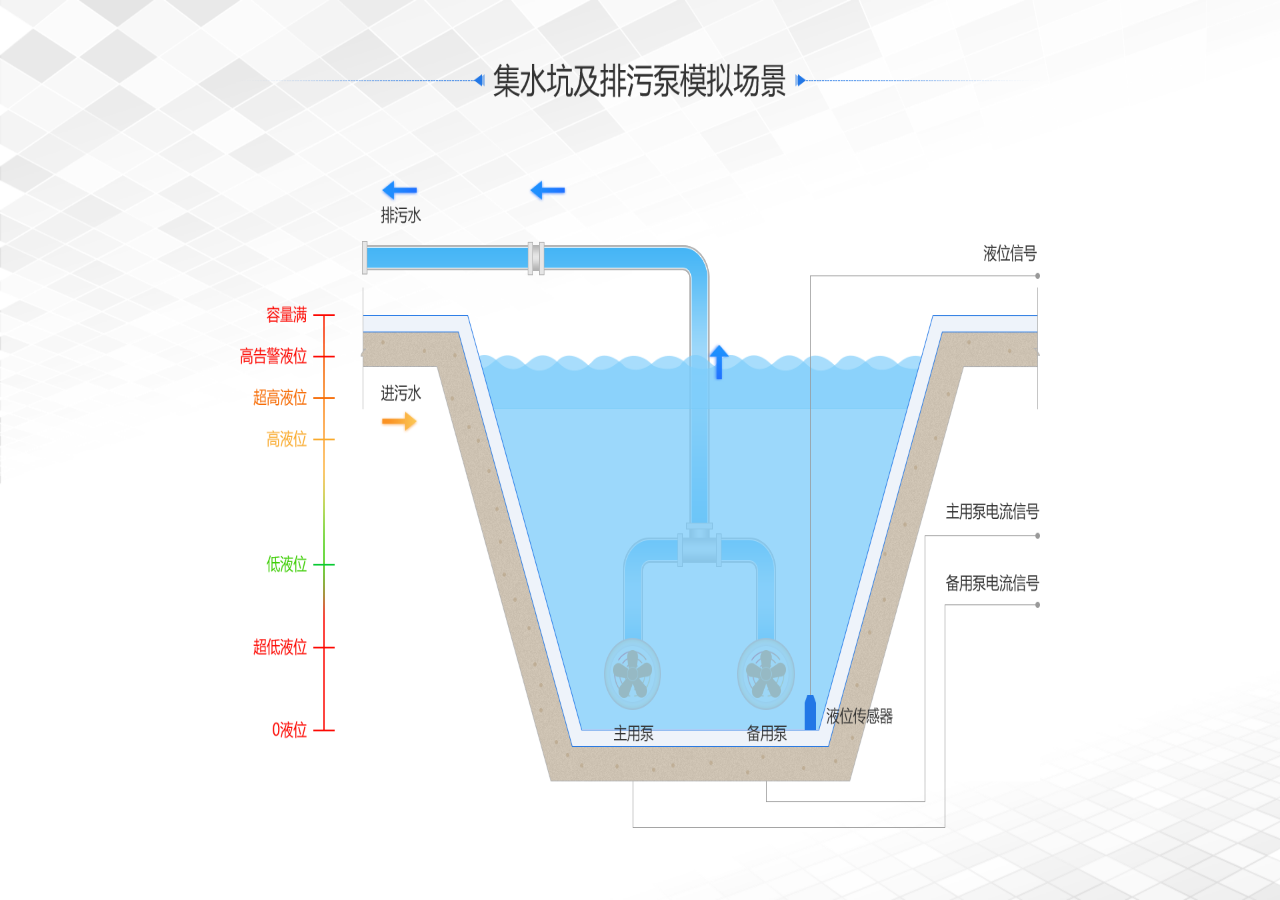
<file: index.html>
<!doctype html>
<html lang="en">
<head>
    <meta charset="UTF-8">
    <meta name="viewport"
          content="width=device-width, user-scalable=no, initial-scale=1.0, maximum-scale=1.0, minimum-scale=1.0">
    <meta http-equiv="X-UA-Compatible" content="ie=edge">
    <title>排污泵演示板</title>
    <link rel="stylesheet" href="css/normalize.css">
    <link rel="stylesheet" href="css/base.css">
    <link rel="stylesheet" href="css/index.css">
</head>
<body>
 <div class="leftTop"></div>
 <div class="rightBottom"></div>

     <div class="banner">
         <div class="enterArrow"></div>
         <div class="outArrow"></div>
         <div class="outArrow2"></div>
         <div class="outArrow3_box">
             <div class="outArrow3"></div>
             <div class="outArrow4"></div>
         </div>
     </div>

     <div class="pipe"></div>
     <div class="pipe-dibu"></div>
     <div class="pumpLeft"></div>
     <div class="pumpRight"></div>
     <div class="enter"></div>

     <div class="container">
         <div class="ripple"></div>
         <div class="water_box">
             <div class="out"></div>
             <div class="inner"></div>
         </div>
     </div>

     <div class="maskBox">
         <div class="mask"></div>
     </div>

     <div class="Notice_box">
         <div class="Notice"></div>
         <div class="Notice_tex">高液位：副泵开</div>
     </div>

     <div class="zhu_state_box">
         <div class="state"></div>
         <div class="state_text">主泵开</div>
     </div>

     <div class="bei_state_box">
         <div class="state"></div>
         <div class="state_text">备泵开</div>
     </div>

 <script>
     /*进水     3个单位
       单泵出水  2个单位
     *
     * 最高水位线 30个单位
     * 最低水位线 6个单位
     *
     * */
     var box=document.querySelector('.container');//水箱
     var pool=document.querySelector('.water_box');//水位
     var ripple=document.querySelector('.ripple');//波浪
     var mask=document.querySelector('.mask'); //遮罩

     var pipe=document.querySelector('.pipe');//管子
     var enter=document.querySelector('.enter');//进水

     var Notice_box=document.querySelector(".Notice_box")//告警箱子
     var Notice=document.querySelector('.Notice')//红灯
     var Notice_tex=document.querySelector('.Notice_tex');//告警文字信息

     var zhu_state_box=document.querySelector('.zhu_state_box');//主泵状态
     var bei_state_box=document.querySelector('.bei_state_box');//备泵状态
     var state_text=document.querySelectorAll('.state_text');//状态文字


     var left=document.querySelector('.pumpLeft');//左边的泵
     var right=document.querySelector('.pumpRight');//右边的泵

     var enterArrow=document.querySelector('.enterArrow');//进水箭头
     var outArrow=document.querySelector('.outArrow');//出水箭头
     var outArrow2=document.querySelector('.outArrow2');//出水箭头2
     var outArrow3_box=document.querySelector('.outArrow3_box');//出水箭头3
     var outArrow3=document.querySelector('.outArrow3');//出水箭头3


      /*告警文字大小*/
      Notice_tex.style.fontSize=(box.offsetHeight*0.05)+'px';
      /*状态文字大小*/
      for (var i=0;i<state_text.length;i++){
          state_text[i].style.fontSize=(box.offsetHeight*0.05)+'px';
      }

     /*单位高度*/
     var company=box.offsetHeight/30;
     /*波浪高度*/
     var rheight=ripple.offsetHeight;

     /*水位向下平移波浪的高度*/
     pool.style.transform='translateY('+(rheight-0.3)+'px)';
     /*波浪向下平移自身高度*/
     ripple.style.transform='translateY('+(rheight)+'px)';
     /*遮罩向下平移自身高度*/
     mask.style.transform='translateY('+(rheight)+'px)';

     /*控制水位的函数*/
     function poolHeight(h) {

          var time='3s';
         //规定水位过渡属性 height
         pool.style.transitionProperty='height';
         //规定过渡时间 1s
         pool.style.transitionDuration=time;
         //规定水位过渡函数
         pool.style.transitionTimingFunction='linear';

         //规定波浪的过渡属性 bottom
         ripple.style.transitionProperty='bottom';
         //规定过渡时间 1s
         ripple.style.transitionDuration=time;
         //规定波浪过渡函数
         ripple.style.transitionTimingFunction='linear';

         //规定遮罩的过渡属性 height
         mask.style.transitionProperty='height';
         //规定遮罩的过渡时间 1s
         mask.style.transitionDuration=time;
         //规定遮罩过渡函数
         mask.style.transitionTimingFunction='linear';

         //规定水位高度变化结果
         pool.style.height=h*company+'px';
         //规定波浪bottom变化结果
         ripple.style.bottom=(h*company)+'px';
         //规定遮罩的变化结果
         mask.style.height=(h*company+ripple.offsetHeight*0.7)+'px';

         setTimeout(function () {
             if(h<=6.0){
                 Notice_box.style.opacity=1;
                 Notice_tex.innerHTML='低告警液位';
             }else if(h>=27){
                 Notice_box.style.opacity=1;
                 Notice_tex.innerHTML='高告警液位';
             }else{
                 Notice_box.style.opacity=0;
             }
         },3000)

     }

     /*判断泵的工作个数  从而控制水管的动画状态*/
     var pump_one='c';
     var pump_two='c';
     function pipeNum(json) {

         if(json.port==1201){
             if(json.state){
                 pump_one='k';
             }else{
                 pump_one='c';
             }
         }

         if(json.port==1202){
             if(json.state){
                 pump_two='k';
             }else{
                 pump_two='c';
             }
         }

         if(pump_one=='k'&&pump_two=='k'){
             pipe.style.backgroundImage='url(images/deblePipe_work.gif)';
             outArrow.style.animation=' outArrow 1s infinite linear ';
             outArrow2.style.animation=' outArrow2 1s infinite linear ';
             outArrow3_box.style.animation=' outArrow3 1s infinite linear ';
             outArrow3.style.opacity=1;

         }
         if(pump_one=='k'&&pump_two=='c'){
             pipe.style.backgroundImage='url(images/pipeLeft_work.gif)';
             outArrow.style.animation=' outArrow 1s infinite linear ';
             outArrow2.style.animation=' outArrow2 1s infinite linear ';
             outArrow3_box.style.animation=' outArrow3 1s infinite linear ';
             outArrow3.style.opacity=0;
         }
         if(pump_one=='c'&&pump_two=='k'){
             pipe.style.backgroundImage='url(images/pipeRight_work.gif)';
             outArrow.style.animation=' outArrow 1s infinite linear ';
             outArrow2.style.animation=' outArrow2 1s infinite linear ';
             outArrow3_box.style.animation=' outArrow3 1s infinite linear ';
             outArrow3.style.opacity=0;
         }

         if(pump_one=='c'&&pump_two=='c'){
             pipe.style.backgroundImage='url(images/pipe.png)';
             outArrow.style.animation=' none ';
             outArrow2.style.animation=' none ';
             outArrow3_box.style.animation=' none ';
             outArrow3.style.opacity=0;
         }
     }

     /*泵启停函数*/
     function boxActFlash  (json1) {
         var json=JSON.parse(json1);
         /*主泵启停*/
         if(json.port==1201) {
             if(json.state=='1' ){

                 left.style.backgroundImage='url(images/pumpWork.gif)';
                 zhu_state_box.style.display='block';
             }

             if(json.state=='0' ){
                 left.style.backgroundImage='url(images/pump.png)';
                 zhu_state_box.style.display='none';
             }

             pipeNum(json);
         }

         /*副泵启停*/
         if(json.port==1202) {
             if(json.state=='1'){
                right.style.backgroundImage='url(images/pumpWork.gif)';
                bei_state_box.style.display='block';

             }

             if(json.state=='0' ){
                 right.style.backgroundImage='url(images/pump.png)';
                 bei_state_box.style.display='none';
             }

             pipeNum(json);
         }

         /*污水开关*/
         if(json.port==1203) {
             if(json.state){
                 enter.style.animation='enter 1.2s infinite linear';
                 enterArrow.style.animation='enterArrow 1.5s infinite  linear';
             }else{
                 enter.style.animation='none';
                 enterArrow.style.animation='none';
             }

         }
     }


 </script>

 <script>

     poolHeight(27);

     setTimeout(function () {
         var a={port:1203,state:1};
         boxActFlash(JSON.stringify(a));
     },2000)

     setTimeout(function () {
         var a={port:1201,state:1};
         boxActFlash(JSON.stringify(a));
     },2000)

     setTimeout(function () {
         var a={port:1202,state:1};
         boxActFlash(JSON.stringify(a));
     },5000)

     setTimeout(function () {
         var a={port:1201,state:0};
         boxActFlash(JSON.stringify(a));
     },8000)

     setTimeout(function () {
         var a={port:1202,state:0};
         boxActFlash(JSON.stringify(a));
     },12000)

     setTimeout(function () {
         var a={port:1201,state:1};
         boxActFlash(JSON.stringify(a));
     },15000)

     setTimeout(function () {
         var a={port:1202,state:1};
         boxActFlash(JSON.stringify(a));
     },18000)


 </script>

</body>
</html>
</file>
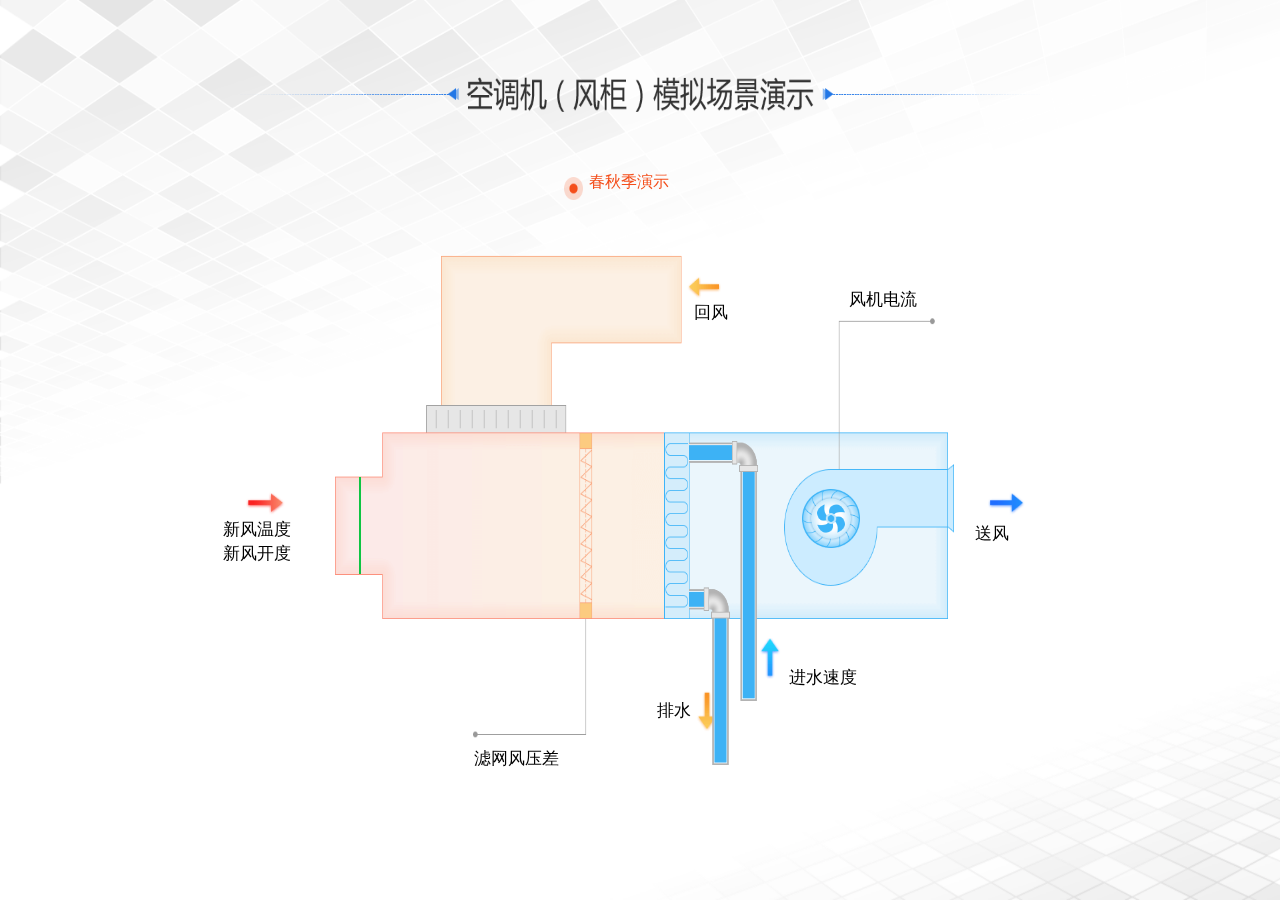
<file: aironditioner.html>
<!doctype html>
<html lang="en">
<head>
    <meta charset="UTF-8">
    <meta name="viewport"
          content="width=device-width, user-scalable=no, initial-scale=1.0, maximum-scale=1.0, minimum-scale=1.0">
    <meta http-equiv="X-UA-Compatible" content="ie=edge">
    <title>空调机演示板</title>
    <link rel="stylesheet" href="css/normalize.css">
    <link rel="stylesheet" href="css/base.css">
    <link rel="stylesheet" href="css/air.css">
</head>
<body>
<div class="leftTop"></div>
<div class="rightBottom"></div>
<div class="title"></div>
<div class="state">
  <div class="yuan"></div>
  <div class="tite_text"></div>
</div>

<div class="air_container">

    <div class="banner">
        <div class="banner_hidden"></div>
        <div class="pipe"></div>
        <div class="pipe2"></div>
        <div class="fan_wheel"></div>

        <div class="new_box">
            <div class="new_arrow"></div>
            <div class="font text1  tem_font">
                新风温度<span class="newfan_tem  change" ></span>
            </div>
            <div class="font text2">
                新风开度<span class="fan_flag  change" ></span>
            </div>
        </div>

        <div class="give_box">
            <div class="give_arrow"></div>
            <div class="font text1 ">
                送风<span class="ce">温度</span> <span class="enterFan_tem  ce  change"  ></span>
            </div>
        </div>


        <div class="returnFan_box">
            <div class="returnFan_arrow"></div>
            <div class="font text1 ">
                回风<span class="ce">温度</span><span class="returnAir_tem ce  change" ></span>
            </div>
        </div>


        <div class="enterwater_box">
            <div class="enterwater_arrow"></div>
            <div class="font text1 ce">
                进水<span class="ce">温度</span><span class="enterWater_tem ce  change" ></span>
            </div>
            <div class="font text2  ">
                进水<span class="">速度</span><span class="sudu   change" ></span>
            </div>
        </div>


        <div class="out_box">
            <div class="font text1">排水</div>
            <div class="outwater_arrow"></div>
        </div>



        <div class="electric_box">
            <div class="font text1">
                风机电流 <span class="fan_electric  change" ></span>
            </div>
        </div>



        <div class="Filter_box">
            <div class="font text1 ">
                滤网风压差<span class="Filter_difference ce  change" ></span>
            </div>
        </div>

        <div class="falg_box">
            <div class="falg_top"></div>
            <div class="falg_bottom"></div>
        </div>

    </div>
</div>

<script>
    var air_container=document.querySelector('.air_container');
    air_container.style.height=(air_container.offsetWidth*0.5625)+'px';

    var fan_wheel=document.querySelector('.fan_wheel');//风轮
    fan_wheel.style.height=fan_wheel.offsetWidth+'px';

    var new_box=document.querySelector('.new_box');
    var font=document.querySelectorAll('.font');
    for(var i=0;i<font.length;i++){
        font[i].style.fontSize=(new_box.offsetHeight*0.23)+'px';
    }
    var ce=document.querySelectorAll('.ce');
    for(var i=0;i<ce.length;i++){
        ce[i].style.opacity=0;
    }

    var fan_electric=document.querySelector('.fan_electric');//风机电流
    var returnAir_tem=document.querySelector('.returnAir_tem');//回风温度
    var enterWater_tem=document.querySelector('.enterWater_tem');//进水温度
    var Filter_difference=document.querySelector('.Filter_difference');//滤网液压差
    var enterFan_tem=document.querySelector('.enterFan_tem');//送风温度
    var fan_flag=document.querySelector('.fan_flag');//新风开度
    var newfan_tem=document.querySelector('.newfan_tem');//新风温度
    var enter_sudu=document.querySelector('.sudu');//进水速度

    var banner=document.querySelector('.banner');//背景容器
    var banner_hidden=document.querySelector('.banner_hidden');//风阀开度0时 背景
    var pipe=document.querySelector('.pipe');//水管
    var tem_font=document.querySelector('.tem_font');//新风温度描述


    var falg_box=document.querySelector('.falg_box');//风阀箱子
    var falg_top=document.querySelector('.falg_top');//风阀上
    var falg_bottom=document.querySelector('.falg_bottom');//风阀下

    var height=falg_box.offsetHeight;

    var new_arrow=document.querySelector('.new_arrow');
    var give_arrow=document.querySelector('.give_arrow');
    var returnFan_arrow=document.querySelector('.returnFan_arrow');
    var enterwater_arrow=document.querySelector('.enterwater_arrow');
    var outwater_arrow=document.querySelector('.outwater_arrow');
    var D=100;

    var tite_text=document.querySelector('.tite_text');
    function airBoxDetail(json1) {
        var json=JSON.parse(json1);
        var data = json.data;
        for(var i=0;i<data.length;i++){
            switch (data[i].port) {
                case 2101:
                    /*风机电流*/
                    if( fan_electric.innerHTML!==(data[i].value+'A')){
                        fan_electric.style.fontSize=(new_box.offsetHeight*0.23*1.5)+'px';
                        fan_electric.innerHTML = data[i].value+'A';
                        fan_electric.style.color='#f83d83';
                        fan_electric.style.transition='all 1s';
                        setTimeout(function () {
                            fan_electric.style.fontSize=(new_box.offsetHeight*0.23)+'px';
                            fan_electric.style.color='#000';
                        },1000)
                    };
                    break;
                case 2102:
                    /*回风温度*/
                    if(returnAir_tem.innerHTML!==(data[i].value+'℃')){
                        returnAir_tem.style.fontSize=(new_box.offsetHeight*0.23*1.5)+'px';
                        returnAir_tem.innerHTML = data[i].value+'℃';
                        returnAir_tem.style.color='#fa9728';
                        returnAir_tem.style.transition='all 1s';


                        setTimeout(function () {
                            returnAir_tem.style.fontSize=(new_box.offsetHeight*0.23)+'px';
                            returnAir_tem.style.color='#000';
                        },1000)
                    };
                    break;
                case 2103:
                    /*进水温度*/
                    if(enterWater_tem.innerHTML!==(data[i].value+'℃')){
                        enterWater_tem.style.fontSize=(new_box.offsetHeight*0.23*1.5)+'px';
                        enterWater_tem.innerHTML = data[i].value+'℃';
                        enterWater_tem.style.color='#2196ff';
                        enterWater_tem.style.transition='all 1s';
                        setTimeout(function () {
                            enterWater_tem.style.fontSize=(new_box.offsetHeight*0.23)+'px';
                            enterWater_tem.style.color='#000';
                        },1000)
                    }
                    break;
                case 2105:
                    /*滤网液压差*/
                    if(Filter_difference.innerHTML!==(data[i].value+'Pa')){
                        Filter_difference.innerHTML = data[i].value+'Pa';
                    };
                    break;
                case 2111:
                    /*送风温度*/
                    if((enterFan_tem.innerHTML!==(data[i].value+'℃'))){
                        enterFan_tem.innerHTML = data[i].value+'℃';
                        enterFan_tem.style.color='#206eff';
                        enterFan_tem.style.fontSize=(new_box.offsetHeight*0.23*1.5)+'px';
                        enterFan_tem.style.transition='all 1s';
                        setTimeout(function () {
                            enterFan_tem.style.fontSize=(new_box.offsetHeight*0.23)+'px';
                            enterFan_tem.style.color='#000';
                        },1000)
                    };
                    break;
                case 2201:
                    /*新风开度*/
                    if (data[i].value > 0) {
                        new_arrow.style.opacity = 1;
                        tem_font.style.opacity = 1;
                        banner_hidden.style.opacity = 0;

                    } else {
                        banner_hidden.style.opacity = 1;
                        new_arrow.style.opacity = 0;
                        tem_font.style.opacity = 0;

                    };
                    D = Number(1 - data[i].value * 0.01);
                    falg_top.style.height = height * D * 0.5 + 'px';
                    falg_bottom.style.height = height * D * 0.5 + 'px';

                    if(fan_flag.innerHTML!==(data[i].value+'℃')){
                        fan_flag.style.fontSize=(new_box.offsetHeight*0.23*1.5)+'px';
                        fan_flag.innerHTML = data[i].value+'℃';
                        fan_flag.style.color='#0fc543';
                        fan_flag.style.transition='all 1s';
                        setTimeout(function () {
                            fan_flag.style.fontSize=(new_box.offsetHeight*0.23)+'px';
                            fan_flag.style.color='#000';
                        },1000)
                    };
                    break;
                case 2108:
                    /*新风温度*/
                    if(newfan_tem.innerHTML!==(data[i].value+'℃')){
                        newfan_tem.style.fontSize=(new_box.offsetHeight*0.23*1.5)+'px';
                        newfan_tem.innerHTML = data[i].value+'℃';
                        newfan_tem.style.color='#fa2222';
                        newfan_tem.style.transition='all 1s';
                        setTimeout(function () {
                            newfan_tem.style.fontSize=(new_box.offsetHeight*0.23)+'px';
                            newfan_tem.style.color='#000';
                        },1000)
                    };
                    break;
                case 2203:
                    /*风机转速*/
                    if (data[i].value > 0) {
                        banner.style.backgroundImage = 'url(images_air/dong_banner.gif) ';
                        var v = Number(1.1 - (data[i].value * 0.01));

                        fan_wheel.style.animationName = 'fan_wheel';
                        fan_wheel.style.animationDuration = v + 's';
                        fan_wheel.style.animationTimingFunction = 'linear';
                        fan_wheel.style.animationIterationCount = 'infinite';


                        new_arrow.style.animation = 'new_arrow 1s infinite ease';
                        give_arrow.style.animation = 'give_arrow 1s infinite  ease';
                        returnFan_arrow.style.animation = 'returnFan_arrow 1s infinite ease';


                    } else {
                        banner.style.backgroundImage = 'url(images_air/banner.png) ';
                        banner_hidden.style.opacity = 0;
                        fan_wheel.style.animation = 'none';

                        new_arrow.style.animation = 'none';
                        give_arrow.style.animation = 'none';
                        returnFan_arrow.style.animation = 'none';
                    };
                    break;
                case 2202:
                    /*水阀开度*/
                    if (data[i].value > 0) {
                        var v = Number(5.1 - (data[i].value * 0.05));

                        pipe.style.animationName = 'pipe';
                        pipe.style.animationDuration = v + 's';
                        pipe.style.animationTimingFunction = 'linear';
                        pipe.style.animationIterationCount = 'infinite';


                        enterwater_arrow.style.animation = 'enterwater_arrow 1s infinite ease';
                        outwater_arrow.style.animation = 'outwater_arrow 1s infinite ease';

                    } else {
                        pipe.style.animation = 'none';
                        enterwater_arrow.style.animation = 'none';
                        outwater_arrow.style.animation = 'none';
                    };

                    if(enter_sudu.innerHTML!==(data[i].value+'%')){
                        enter_sudu.style.fontSize=(new_box.offsetHeight*0.23*1.5)+'px';
                        enter_sudu.innerHTML = data[i].value+'%';
                        enter_sudu.style.color='#0fc543';
                        enter_sudu.style.transition='all 1s';
                        setTimeout(function () {
                            enter_sudu.style.fontSize=(new_box.offsetHeight*0.23)+'px';
                            enter_sudu.style.color='#000';
                        },1000)
                    };
                    break;
                case 2401:
                    if (data[i].value == 1) {
                        for (var j = 0; j < ce.length; j++) {
                            ce[j].style.opacity = 1;
                        }
                    } else {
                        for (var j = 0; j < ce.length; j++) {
                            ce[j].style.opacity = 0;
                        }
                    };
                    break;

                default:
                    break;

            }

        }

    }


    function condition(data) {
        if(data=='2'){
            tite_text.innerHTML='春秋季演示';
        }else if(data=='1'){
            tite_text.innerHTML='夏季演示';
        }

    }

</script>
<script>

    var data={

        "date": "2017-10-14 18:04:11",
        "data": [
            {"value": "1000","port": 2101},
            {"value": "2000","port": 2102},
            {"value": "2103","port": 2103},
            {"port":2104,"value":"2104"},
            {"port":2105,"value":"4006"},
            {"port":2106,"value":"1000"},
            {"port":2107,"value":"2107"},
            {"port":2108,"value":"4003"},
            {"port":2110,"value":"2103"},
            {"port":2111,"value":"2103"},
            {"port":2201,"value":"100"},
            {"port":2202,"value":"100"},
            {"port":2203,"value":"100"},
            {"port":2401,"value":"1"},
        ]                                                                                          }
    var data2={

        "date": "2017-10-14 18:04:11",
        "data": [
            {"value": "1001","port": 2101},
            {"value": "2001","port": 2102},
            {"value": "2104","port": 2103},
            {"port":2104,"value":"3002"},
            {"port":2105,"value":"4000"},
            {"port":2106,"value":"2106"},
            {"port":2107,"value":"2108"},
            {"port":2108,"value":"4002"},
            {"port":2110,"value":"2102"},
            {"port":2111,"value":"2102"},
            {"port":2201,"value":"100"},
            {"port":2202,"value":"100"},
            {"port":2203,"value":"100"},
            {"port":2401,"value":"0"},
        ]                                                                                          }
    var data3={

        "date": "2017-10-14 18:04:11",
        "data": [
            {"value": "1001","port": 2101},
            {"value": "2002","port": 2102},
            {"value": "2105","port": 2103},
            {"port":2104,"value":"3001"},
            {"port":2105,"value":"4001"},
            {"port":2106,"value":"2107"},
            {"port":2107,"value":"2109"},
            {"port":2108,"value":"4001"},
            {"port":2110,"value":"2101"},
            {"port":2111,"value":"2101"},
            {"port":2201,"value":"0"},
            {"port":2202,"value":"100"},
            {"port":2203,"value":"100"},
            {"port":2401,"value":"1"},
        ]                                                                                          }
    var data4={

        "date": "2017-10-14 18:04:11",
        "data": [
            {"value": "1004","port": 2101},
            {"value": "2002","port": 2102},
            {"value": "2105","port": 2103},
            {"port":2104,"value":"3000"},
            {"port":2105,"value":"4002"},
            {"port":2106,"value":"2108"},
            {"port":2107,"value":"2130"},
            {"port":2108,"value":"4000"},
            {"port":2110,"value":"2100"},
            {"port":2111,"value":"2100"},
            {"port":2201,"value":"0"},
            {"port":2202,"value":"10"},
            {"port":2203,"value":"100"},
            {"port":2401,"value":"1"},
        ]                                                                                          }

    setTimeout(function () {
        airBoxDetail(JSON.stringify(data))
    },1000)

    setTimeout(function () {
        airBoxDetail(JSON.stringify(data2))
    },4000)


    setTimeout(function () {
        airBoxDetail(JSON.stringify(data3))
    },8000)


    setTimeout(function () {
        airBoxDetail(JSON.stringify(data4))
    },12000)


    condition(2);
</script>
</body>
</html>
</file>
<file: css/base.css>
html,body{
    font-family: "Microsoft YaHei";
}
body,p,ul,h1,h2,h3,h4,h5,h6,ol,dl,dd,form,input,ul,ol{
    margin:0;
    padding:0;
    list-style:none;
    font-weight:normal;
}

img{
    border:0;
}

a{
    text-decoration: none;
}

*{
    box-sizing: border-box;
}
</file>
<file: css/index.css>
html,
body {
  width: 100%;
  height: 100%;
  overflow: hidden;
}
.leftTop {
  width: 100%;
  height: 54%;
  position: fixed;
  top: 0;
  left: 0;
  background: url(../images/leftTop.png) no-repeat center center;
  background-size: 100% 100%;
  z-index: 30;
}
.rightBottom {
  width: 53.59%;
  height: 26%;
  position: fixed;
  right: 0;
  bottom: 0;
  background: url(../images/rightBottom.png) no-repeat center center;
  background-size: 100% 100%;
  z-index: 30;
}
.banner {
  width: 62.5%;
  height: 85%;
  position: fixed;
  top: 7%;
  left: 18.75%;
  background: url(../images/banner.png) no-repeat center center;
  background-size: 100% 100%;
  z-index: 1000;
}
@keyframes enterArrow {
  0% {
    left: 17.5%;
  }
  10% {
    left: 18.5%;
  }
  20% {
    left: 19.5%;
  }
  30% {
    left: 20.5%;
  }
  40% {
    left: 19.5%;
  }
  50% {
    left: 18.5%;
  }
  60% {
    left: 17.5%;
  }
  70% {
    left: 16.5%;
  }
  80% {
    left: 16%;
  }
  90% {
    left: 15.5%;
  }
  100% {
    left: 15%;
  }
}
.banner .enterArrow {
  width: 4.83%;
  height: 3.2%;
  background: url(../images/enterArrow.png) no-repeat center center;
  background-size: 100% 100%;
  position: absolute;
  left: 17.5%;
  top: 45.3%;
  z-index: 2000;
}
@keyframes outArrow {
  0% {
    left: 17.5%;
  }
  10% {
    left: 16.5%;
  }
  20% {
    left: 15.5%;
  }
  30% {
    left: 14.5%;
  }
  40% {
    left: 13.5%;
  }
  50% {
    left: 14.5%;
  }
  60% {
    left: 15.5%;
  }
  70% {
    left: 17%;
  }
  80% {
    left: 18%;
  }
  90% {
    left: 19%;
  }
  100% {
    left: 21%;
  }
}
.banner .outArrow {
  width: 4.83%;
  height: 3.2%;
  background: url(../images/outArrow.png) no-repeat center center;
  background-size: 100% 100%;
  position: absolute;
  left: 17.5%;
  top: 15.1%;
  z-index: 2000;
}
@keyframes outArrow2 {
  0% {
    left: 36%;
  }
  10% {
    left: 35%;
  }
  20% {
    left: 34%;
  }
  30% {
    left: 33%;
  }
  40% {
    left: 32%;
  }
  50% {
    left: 33%;
  }
  60% {
    left: 34%;
  }
  70% {
    left: 35%;
  }
  80% {
    left: 36%;
  }
  90% {
    left: 37%;
  }
  100% {
    left: 38%;
  }
}
.banner .outArrow2 {
  width: 4.83%;
  height: 3.2%;
  background: url(../images/outArrow.png) no-repeat center center;
  background-size: 100% 100%;
  position: absolute;
  left: 36%;
  top: 15.1%;
  z-index: 2000;
}
@keyframes outArrow3 {
  0% {
    top: 40%;
  }
  10% {
    top: 39%;
  }
  20% {
    top: 38%;
  }
  30% {
    top: 37%;
  }
  40% {
    top: 36%;
  }
  50% {
    top: 37%;
  }
  60% {
    top: 38%;
  }
  70% {
    top: 39%;
  }
  80% {
    top: 40%;
  }
  90% {
    top: 41%;
  }
  100% {
    top: 42%;
  }
}
.banner .outArrow3_box {
  width: 9.66%;
  height: 3.2%;
  position: absolute;
  left: 58%;
  top: 40%;
  z-index: 2000;
  transform: rotate(90deg);
}
.banner .outArrow3_box .outArrow3 {
  width: 50%;
  height: 100%;
  background: url(../images/outArrow.png) no-repeat center center;
  background-size: 100% 100%;
  opacity: 0;
}
.banner .outArrow3_box .outArrow4 {
  width: 50%;
  height: 100%;
  background: url(../images/outArrow.png) no-repeat center center;
  background-size: 100% 100%;
}
.pipe {
  width: 32.3%;
  height: 47.2%;
  position: fixed;
  top: 26.8%;
  left: 28.3%;
  background: url(../images/pipe.png) no-repeat center center;
  background-size: 100% 100%;
  z-index: 700;
}
.pipe-dibu {
  width: 32.3%;
  height: 47.2%;
  position: fixed;
  top: 26.8%;
  left: 28.3%;
  background: url(../images/pipe.png) no-repeat center center;
  background-size: 100% 100%;
  z-index: 600;
}
.pumpLeft {
  width: 4.5%;
  height: 8%;
  position: fixed;
  top: 70.9%;
  left: 47.18%;
  background: url(../images/pump.png) no-repeat center center;
  background-size: 100% 100%;
  z-index: 800;
}
.pumpRight {
  width: 4.5%;
  height: 8%;
  position: fixed;
  top: 70.9%;
  left: 57.6%;
  background: url(../images/pump.png) no-repeat center center;
  background-size: 100% 100%;
  z-index: 800;
}
@keyframes enter {
  0% {
    background-image: url(../images/enter/01.png);
  }
  20% {
    background-image: url(../images/enter/02.png);
  }
  40% {
    background-image: url(../images/enter/03.png);
  }
  60% {
    background-image: url(../images/enter/04.png);
  }
  80% {
    background-image: url(../images/enter/03.png);
  }
  100% {
    background-image: url(../images/enter/02.png);
  }
}
.enter {
  width: 13.59%;
  height: 39%;
  position: fixed;
  top: 42.2%;
  left: 35%;
  background: url(../images/enter.png) no-repeat center center;
  background-size: 100% 100%;
  z-index: 300;
}
.container {
  width: 36.4%;
  height: 46.2%;
  position: fixed;
  top: 34.75%;
  left: 36.5%;
  overflow: hidden;
  z-index: 900;
}
@keyframes ripple {
  0% {
    background-image: url(../images/ripple/1.png);
  }
  10% {
    background-image: url(../images/ripple/1.png);
  }
  20% {
    background-image: url(../images/ripple/2.png);
  }
  30% {
    background-image: url(../images/ripple/3.png);
  }
  40% {
    background-image: url(../images/ripple/4.png);
  }
  50% {
    background-image: url(../images/ripple/5.png);
  }
  60% {
    background-image: url(../images/ripple/6.png);
  }
  70% {
    background-image: url(../images/ripple/7.png);
  }
  80% {
    background-image: url(../images/ripple/8.png);
  }
  90% {
    background-image: url(../images/ripple/9.png);
  }
  100% {
    background-image: url(../images/ripple/10.png);
  }
}
.container .ripple {
  width: 100%;
  height: 13.3%;
  background: url(../images/ripple_1.png) no-repeat center center;
  background-size: 100% 100%;
  position: absolute;
  left: 0;
  bottom: 0;
  animation: ripple 2s infinite linear;
}
.container .water_box {
  width: 100%;
  height: 0;
  position: absolute;
  bottom: 0;
  left: 0;
}
.container .water_box .out {
  width: 100%;
  height: 100%;
  position: absolute;
  top: 0;
  left: 0;
  background-color: #7bccfa;
  opacity: 0.5;
  z-index: 91;
}
.container .water_box .inner {
  width: 100%;
  height: 100%;
  position: absolute;
  top: 0;
  left: 0;
  background-color: #7bccfa;
  opacity: 0.5;
  z-index: 92;
}
@keyframes maskBox {
  0% {
    background-image: url(../images/ripple/1.png);
  }
  10% {
    background-image: url(../images/ripple/1.png);
  }
  20% {
    background-image: url(../images/ripple/2.png);
  }
  30% {
    background-image: url(../images/ripple/3.png);
  }
  40% {
    background-image: url(../images/ripple/4.png);
  }
  50% {
    background-image: url(../images/ripple/5.png);
  }
  60% {
    background-image: url(../images/ripple/6.png);
  }
  70% {
    background-image: url(../images/ripple/7.png);
  }
  80% {
    background-image: url(../images/ripple/8.png);
  }
  90% {
    background-image: url(../images/ripple/9.png);
  }
  100% {
    background-image: url(../images/ripple/10.png);
  }
}
.maskBox {
  width: 36.4%;
  height: 45.2%;
  position: fixed;
  top: 35.74%;
  left: 36.5%;
  z-index: 400;
}
.maskBox .mask {
  width: 100%;
  height: 0;
  position: absolute;
  left: 0;
  bottom: 0;
  background: #fff;
}
.Notice_box {
  width: 12.39%;
  height: 16.388%;
  position: absolute;
  left: 81.25%;
  /*1560px*/
  top: 29.44%;
  /*318px*/
  opacity: 0;
}
@keyframes Notice {
  0% {
    background-image: url(../images/Notice/01.png);
  }
  14.28% {
    background-image: url(../images/Notice/02.png);
  }
  28.56% {
    background-image: url(../images/Notice/03.png);
  }
  42.84% {
    background-image: url(../images/Notice/04.png);
  }
  57.12% {
    background-image: url(../images/Notice/05.png);
  }
  71.4% {
    background-image: url(../images/Notice/06.png);
  }
  85.68% {
    background-image: url(../images/Notice/07.png);
  }
  100% {
    background-image: url(../images/Notice/08.png);
  }
}
.Notice_box .Notice {
  width: 36%;
  height: 43.5%;
  animation: Notice 1s infinite linear ;
  background-repeat: no-repeat;
  background-position: center center;
  background-size: 100% 100%;
  position: absolute;
  left: 0;
  right: 0;
  margin: 0 auto;
  top: 0;
}
.Notice_box .Notice_tex {
  width: 100%;
  height: 18.86%;
  line-height: 100%;
  position: absolute;
  left: 0 ;
  right: 0;
  margin: 0 auto;
  top: 54%;
  text-align: center;
  color: #fc0802;
}
@keyframes state {
  0% {
    background-image: url(../images/arrow/01.png);
  }
  16.666% {
    background-image: url(../images/arrow/02.png);
  }
  33.332% {
    background-image: url(../images/arrow/03.png);
  }
  49.998% {
    background-image: url(../images/arrow/04.png);
  }
  66.664% {
    background-image: url(../images/arrow/05.png);
  }
  83.33% {
    background-image: url(../images/arrow/06.png);
  }
  100% {
    background-image: url(../images/arrow/07.png);
  }
}
.zhu_state_box {
  width: 6.61%;
  /*127*/
  height: 8.33%;
  /*90*/
  position: fixed;
  z-index: 2000;
  display: none;
  left: 43.43%;
  top: 83.4%;
}
.zhu_state_box .state {
  width: 56.69% ;
  height: 53.33%;
  position: absolute;
  left: 0;
  right: 0;
  margin: 0 auto;
  top: 6.67%;
  animation: state 0.7s infinite linear ;
  background-repeat: no-repeat;
  background-position: center center;
  background-size: 100% 100%;
  transform: rotate(-45deg);
}
.zhu_state_box .state_text {
  width: 100%;
  height: 26.66%;
  line-height: 100%;
  position: absolute;
  left: 0;
  bottom: 0;
  text-align: left;
  color: #fc0802;
}
.bei_state_box {
  width: 6.61%;
  /*127*/
  height: 8.33%;
  /*90*/
  position: fixed;
  z-index: 2000;
  display: none;
  left: 53.63%;
  top: 83.4%;
}
.bei_state_box .state {
  width: 56.69% ;
  height: 53.33%;
  position: absolute;
  left: 0;
  right: 0;
  margin: 0 auto;
  top: 6.67%;
  animation: state 0.7s infinite linear ;
  background-repeat: no-repeat;
  background-position: center center;
  background-size: 100% 100%;
  transform: rotate(-45deg);
}
.bei_state_box .state_text {
  width: 100%;
  height: 26.66%;
  line-height: 100%;
  position: absolute;
  left: 0;
  bottom: 0;
  text-align: left;
  color: #fc0802;
}
</file>
<file: css/air.css>
html,
body {
  width: 100%;
  height: 100%;
}
.leftTop {
  width: 100%;
  height: 54%;
  position: fixed;
  top: 0;
  left: 0;
  background: url(../images/leftTop.png) no-repeat center center;
  background-size: 100% 100%;
  z-index: 30;
}
.rightBottom {
  width: 53.59%;
  height: 26%;
  position: fixed;
  right: 0;
  bottom: 0;
  background: url(../images/rightBottom.png) no-repeat center center;
  background-size: 100% 100%;
  z-index: 30;
}
.title {
  /*1200 41*/
  width: 62.5%;
  height: 3.8%;
  position: fixed;
  z-index: 33;
  left: 0;
  right: 0;
  margin: 0 auto;
  top: 8.6%;
  background: url(../images_air/title.png) no-repeat center center;
  background-size: 100% 100%;
}
.state {
  /*227 48*/
  width: 11.82%;
  height: 4.4%;
  position: fixed;
  z-index: 1000;
  left: 0;
  right: 0;
  margin: 0 auto;
  top: 18.7%;
}
.state .yuan {
  position: absolute;
  top: 0;
  bottom: 0;
  margin: auto 0;
  left: 0;
  width: 12%;
  height: 58%;
  background: url(../images_air/yuan.png) no-repeat center center;
  background-size: 100% 100%;
}
.state .tite_text {
  width: 100%;
  height: 100%;
  line-height: 100%;
  margin-left: 16%;
  margin-top: 4%;
  color: #f44e1b;
}
@media screen and (max-width: 768px) {
  .state .tite_text {
    font-size: 12px ;
  }
}
@media screen and (min-width: 768px) {
  .state .tite_text {
    font-size: 16px ;
  }
}
.air_container {
  width: 100%;
}
.air_container .banner {
  width: 48.39%;
  /*929px*/
  height: 53.79%;
  /*581px*/
  position: fixed;
  left: 26.15%;
  top: 28.33% ;
  z-index: 40;
  background-image: url(../images_air/banner.png);
  background-repeat: no-repeat;
  background-position: center center;
  background-size: 100% 100%;
  /*142 88*/
  /*155 50*/
}
.air_container .banner .banner_hidden {
  width: 100%;
  /*929px*/
  height: 100%;
  /*581px*/
  position: absolute;
  left: 0;
  top: 0 ;
  background-image: url(../images_air/nullfan_banner.gif);
  background-repeat: no-repeat;
  background-position: center center;
  background-size: 100% 100%;
  z-index: 40;
  opacity: 0;
}
@keyframes pipe {
  0% {
    background-image: url(../images_air/pipe/01.png);
  }
  14.28% {
    background-image: url(../images_air/pipe/02.png);
  }
  28.56% {
    background-image: url(../images_air/pipe/03.png);
  }
  42.84% {
    background-image: url(../images_air/pipe/04.png);
  }
  57.12% {
    background-image: url(../images_air/pipe/05.png);
  }
  71.4% {
    background-image: url(../images_air/pipe/06.png);
  }
  85.68% {
    background-image: url(../images_air/pipe/07.png);
  }
  100% {
    background-image: url(../images_air/pipe/08.png);
  }
}
.air_container .banner .pipe {
  /*103 389*/
  width: 11.08% ;
  height: 66.95% ;
  position: absolute;
  /*532 223*/
  left: 57.26%;
  top: 38.38% ;
  z-index: 41;
  background-image: url(../images_air/pipe.png);
  background-repeat: no-repeat;
  background-position: center center;
  background-size: 100% 100%;
}
.air_container .banner .pipe2 {
  /*103 389*/
  width: 11.08% ;
  height: 66.95% ;
  position: absolute;
  /*532 223*/
  left: 57.26%;
  top: 38.38% ;
  z-index: 40;
  background-image: url(../images_air/pipe.png);
  background-repeat: no-repeat;
  background-position: center center;
  background-size: 100% 100%;
}
@keyframes fan_wheel {
  0% {
    transform: rotate(0);
  }
  10% {
    transform: rotate(36deg);
  }
  20% {
    transform: rotate(72deg);
  }
  30% {
    transform: rotate(108deg);
  }
  40% {
    transform: rotate(144deg);
  }
  50% {
    transform: rotate(180deg);
  }
  60% {
    transform: rotate(216deg);
  }
  70% {
    transform: rotate(252deg);
  }
  80% {
    transform: rotate(288deg);
  }
  90% {
    transform: rotate(324deg);
  }
  100% {
    transform: rotate(360deg);
  }
}
.air_container .banner .fan_wheel {
  /*88 88*/
  width: 9.47% ;
  /*701 284*/
  position: absolute;
  left: 75.4%;
  top: 48.4%;
  z-index: 1000;
  background-image: url(../images_air/fan.png);
  background-repeat: no-repeat;
  background-position: center center;
  background-size: 100% 100%;
}
.air_container .banner .new_box {
  width: 18%;
  height: 15.14%;
  position: absolute;
  left: -18%;
  top: 48.881%;
}
@keyframes new_arrow {
  0% {
    transform: translateX(-40px);
  }
  12.5% {
    transform: translateX(-30px);
  }
  25% {
    transform: translateX(-20px);
  }
  37.5% {
    transform: translateX(-10px);
  }
  62.5% {
    transform: translateX(0px);
  }
  75% {
    transform: translateX(10px);
  }
  87.5% {
    transform: translateX(20px);
  }
  100% {
    transform: translateX(30px);
  }
}
.air_container .banner .new_box .new_arrow {
  width: 35.2%;
  height: 31.8%;
  margin-left: 20%;
  margin-bottom: 6%;
  background-image: url(../images_air/arrow.png);
  background-repeat: no-repeat;
  background-position: center center;
  background-size: 100% 100%;
  opacity: 1;
}
.air_container .banner .new_box .text1 {
  width: 1500%;
  height: 23%;
  line-height: 100%;
  text-align: left;
  margin-bottom: 6.36%;
  opacity: 1;
  position: relative;
}
.air_container .banner .new_box .text1 .change {
  position: absolute;
  bottom: 10%;
  left: 3.2%;
}
.air_container .banner .new_box .text2 {
  width: 1500%;
  height: 23%;
  line-height: 100%;
  text-align: left;
  margin-bottom: 6.36%;
  opacity: 1;
  position: relative;
}
.air_container .banner .new_box .text2 .change {
  position: absolute;
  bottom: 10%;
  left: 3.2%;
}
.air_container .banner .give_box {
  width: 17%;
  height: 15.14%;
  position: absolute;
  right: -17%;
  top: 48.881%;
}
@keyframes give_arrow {
  0% {
    transform: translateX(-40px);
  }
  12.5% {
    transform: translateX(-30px);
  }
  25% {
    transform: translateX(-20px);
  }
  37.5% {
    transform: translateX(-10px);
  }
  62.5% {
    transform: translateX(0px);
  }
  75% {
    transform: translateX(10px);
  }
  87.5% {
    transform: translateX(20px);
  }
  100% {
    transform: translateX(30px);
  }
}
.air_container .banner .give_box .give_arrow {
  width: 35.2%;
  height: 31.8%;
  margin: 0 auto;
  margin-bottom: 6%;
  background-image: url(../images_air/give.png);
  background-repeat: no-repeat;
  background-position: center center;
  background-size: 100% 100%;
}
.air_container .banner .give_box .text1 {
  position: absolute;
  bottom: 30%;
  left: 20%;
  width: 130%;
}
.air_container .banner .give_box .text1 .change {
  position: absolute;
  bottom: 0;
  left: 40%;
}
.air_container .banner .returnFan_box {
  width: 15.28%;
  height: 15.14%;
  position: absolute;
  left: 52%;
  top: 4.3%;
}
@keyframes returnFan_arrow {
  0% {
    transform: translateX(40px);
  }
  12.5% {
    transform: translateX(30px);
  }
  25% {
    transform: translateX(20px);
  }
  37.5% {
    transform: translateX(10px);
  }
  62.5% {
    transform: translateX(0px);
  }
  75% {
    transform: translateX(-10px);
  }
  87.5% {
    transform: translateX(-20px);
  }
  100% {
    transform: translateX(-30px);
  }
}
.air_container .banner .returnFan_box .returnFan_arrow {
  width: 35.2%;
  height: 31.8%;
  margin: 0 auto;
  margin-bottom: 6%;
  background-image: url(../images_air/return_arrow.png);
  background-repeat: no-repeat;
  background-position: center center;
  background-size: 100% 100%;
}
.air_container .banner .returnFan_box .text1 {
  width: 150%;
  height: 23%;
  line-height: 100%;
  text-align: center;
  margin-bottom: 6.36%;
  position: relative;
}
.air_container .banner .returnFan_box .text1 .change {
  position: absolute;
  bottom: 0;
  left: 70%;
}
.air_container .banner .enterwater_box {
  width: 30%;
  height: 8.6% ;
  position: absolute;
  /*634 446*/
  left: 68.5%;
  top: 79%;
  display: flex;
}
@keyframes enterwater_arrow {
  0% {
    transform: translateY(40px);
  }
  12.5% {
    transform: translateY(30px);
  }
  25% {
    transform: translateY(20px);
  }
  37.5% {
    transform: translateY(10px);
  }
  62.5% {
    transform: translateY(0px);
  }
  75% {
    transform: translateY(-10px);
  }
  87.5% {
    transform: translateY(-15px);
  }
}
.air_container .banner .enterwater_box .enterwater_arrow {
  /*28px 50px*/
  width: 12%;
  height: 100%;
  background-image: url(../images_air/enterwater.png);
  background-repeat: no-repeat;
  background-position: center center;
  background-size: 100% 100%;
  margin-right: 5%;
}
.air_container .banner .enterwater_box .text1 {
  height: 100%;
  padding-top: 10%;
  position: absolute;
  left: 16%;
  top: -30%;
}
.air_container .banner .enterwater_box .text1 .change {
  position: absolute;
  bottom: -7%;
  left: 105%;
}
.air_container .banner .enterwater_box .text2 {
  height: 100%;
  padding-top: 10%;
  position: absolute;
  left: 16%;
  top: 30%;
}
.air_container .banner .enterwater_box .text2 .change {
  position: absolute;
  bottom: -7%;
  left: 105%;
}
.air_container .banner .out_box {
  width: 17%;
  height: 8.6% ;
  position: absolute;
  /*634 446*/
  left: 52%;
  top: 90%;
  display: flex;
}
@keyframes outwater_arrow {
  0% {
    transform: translateY(-40px);
  }
  12.5% {
    transform: translateY(-30px);
  }
  25% {
    transform: translateY(-20px);
  }
  37.5% {
    transform: translateY(-10px);
  }
  62.5% {
    transform: translateY(0px);
  }
  75% {
    transform: translateY(10px);
  }
  87.5% {
    transform: translateY(15px);
  }
}
.air_container .banner .out_box .outwater_arrow {
  /*28px 50px*/
  width: 21%;
  height: 100%;
  background-image: url(../images_air/out.png);
  background-repeat: no-repeat;
  background-position: center center;
  background-size: 100% 100%;
}
.air_container .banner .out_box .text1 {
  height: 100%;
  padding-top: 10%;
  margin-right: 5%;
}
.air_container .banner .electric_box {
  width: 18%;
  height: 8.6% ;
  position: absolute;
  /*634 446*/
  left: 83%;
  top: 5%;
  display: flex;
}
.air_container .banner .electric_box .text1 {
  height: 100%;
  padding-top: 10%;
  position: relative;
}
.air_container .banner .electric_box .text1 .change {
  position: absolute;
  bottom: 15%;
  left: 105%;
}
.air_container .banner .Filter_box {
  width: 20%;
  height: 8.6% ;
  position: absolute;
  /*634 446*/
  left: 22.5%;
  bottom: -8%;
  display: flex;
}
.air_container .banner .Filter_box .outwater_arrow {
  /*28px 50px*/
  width: 18.06%;
  height: 100%;
  background-image: url(../images_air/enterwater.png);
  background-repeat: no-repeat;
  background-position: center center;
  background-size: 100% 100%;
  margin-right: 5%;
}
.air_container .banner .Filter_box .text1 {
  height: 100%;
  padding-top: 10%;
}
.air_container .banner .falg_box {
  /*929 581*/
  /*72 118*/
  width: 2px;
  height: 20.2%;
  position: absolute;
  left: 4%;
  top: 45.8%;
  z-index: 40 ;
  overflow: hidden;
}
.air_container .banner .falg_box .falg_top {
  width: 100%;
  height: 50%;
  background: #0fc543;
  position: absolute;
  top: 0;
  left: 0;
}
.air_container .banner .falg_box .falg_bottom {
  width: 100%;
  height: 50%;
  background: #0fc543;
  position: absolute;
  bottom: 0;
  left: 0;
}
</file>
